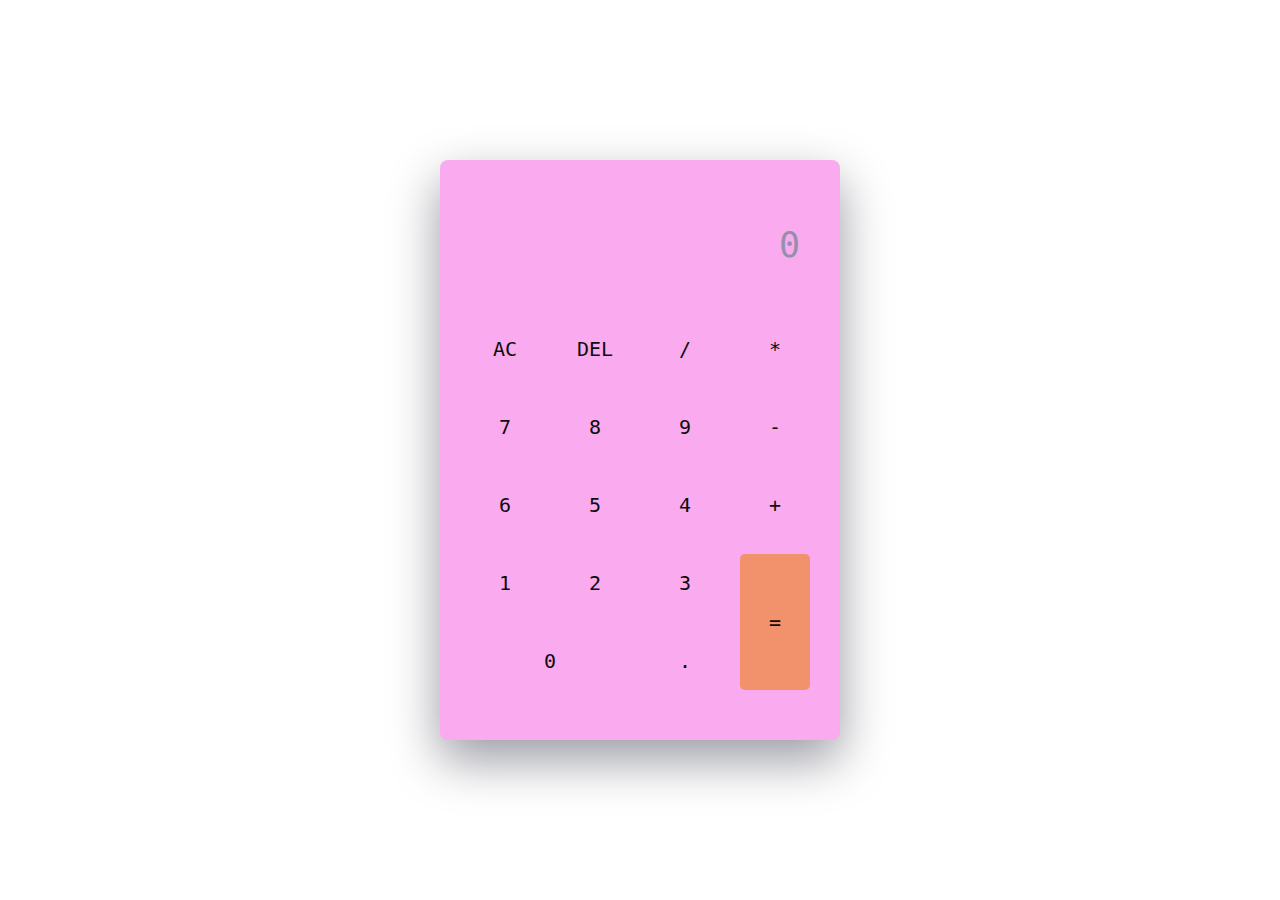
<file: CALCULATOR/index.html>
<!DOCTYPE html>
<html lang="en">
  <head>
    <meta name="viewport" content="width=device-width, initial-scale=1.0" />
    <title>Calculator</title>
    <link rel="stylesheet" href="styles.css" />
  </head>
  <body>
    <div class="calculator">
      <div class="display">
        <input type="text" placeholder="0" id="input" disabled />
      </div>
      <div class="buttons">
        <input type="button" value="AC" id="clear" />
        <input type="button" value="DEL" id="erase" />
        <input type="button" value="/" class="input-button" />
        <input type="button" value="*" class="input-button" />
        <input type="button" value="7" class="input-button" />
        <input type="button" value="8" class="input-button" />
        <input type="button" value="9" class="input-button" />
        <input type="button" value="-" class="input-button" />
        <input type="button" value="6" class="input-button" />
        <input type="button" value="5" class="input-button" />
        <input type="button" value="4" class="input-button" />
        <input type="button" value="+" class="input-button" />
        <input type="button" value="1" class="input-button" />
        <input type="button" value="2" class="input-button" />
        <input type="button" value="3" class="input-button" />
        <input type="button" value="=" id="equal" />
        <input type="button" value="0" class="input-button" />
        <input type="button" value="." class="input-button" />
      </div>
    </div>
    <!-- Script -->
    <script src="calci.js"></script>
  </body>
</html>
</file>
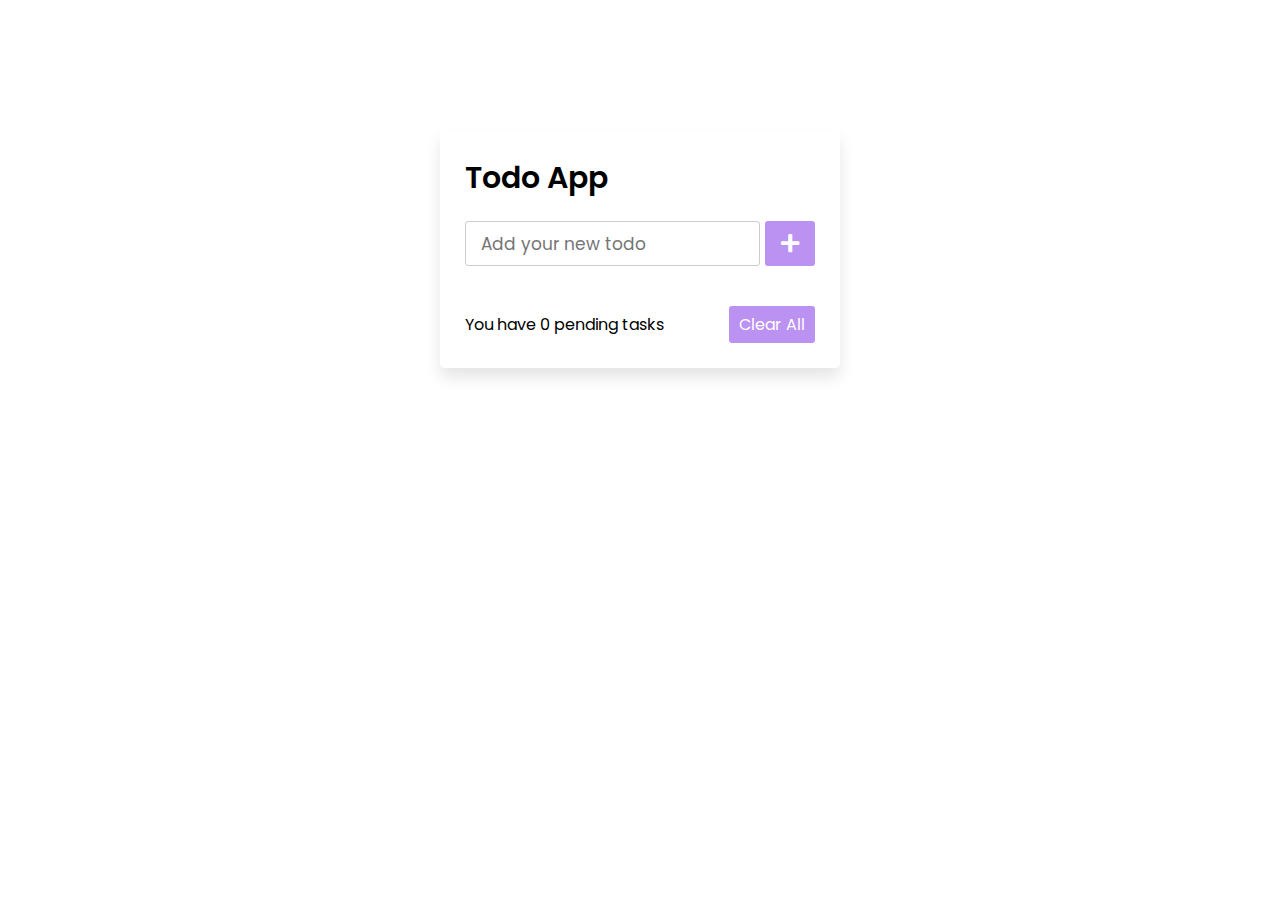
<file: TODO LIST/index.html>
<!DOCTYPE html>
<html lang="en">
<head>
    <meta charset="UTF-8">
    <meta name="viewport" content="width=device-width, initial-scale=1.0">
    <title>Todo WebApp</title>
    <link rel="stylesheet" href="styles.css">
    <link rel="stylesheet" href="https://cdnjs.cloudflare.com/ajax/libs/font-awesome/5.15.3/css/all.min.css"/>
</head>
<body>
  <div class="wrapper">
    <header>Todo App</header>
    <div class="inputField">
      <input type="text" placeholder="Add your new todo">
      <button><i class="fas fa-plus"></i></button>
    </div>
    <ul class="todoList">
    </ul>
    <div class="footer">
      <span>You have <span class="pendingTasks"></span> pending tasks</span>
      <button>Clear All</button>
    </div>
  </div>
  <script src="todo.js"></script>
</body>
</html>
</file>
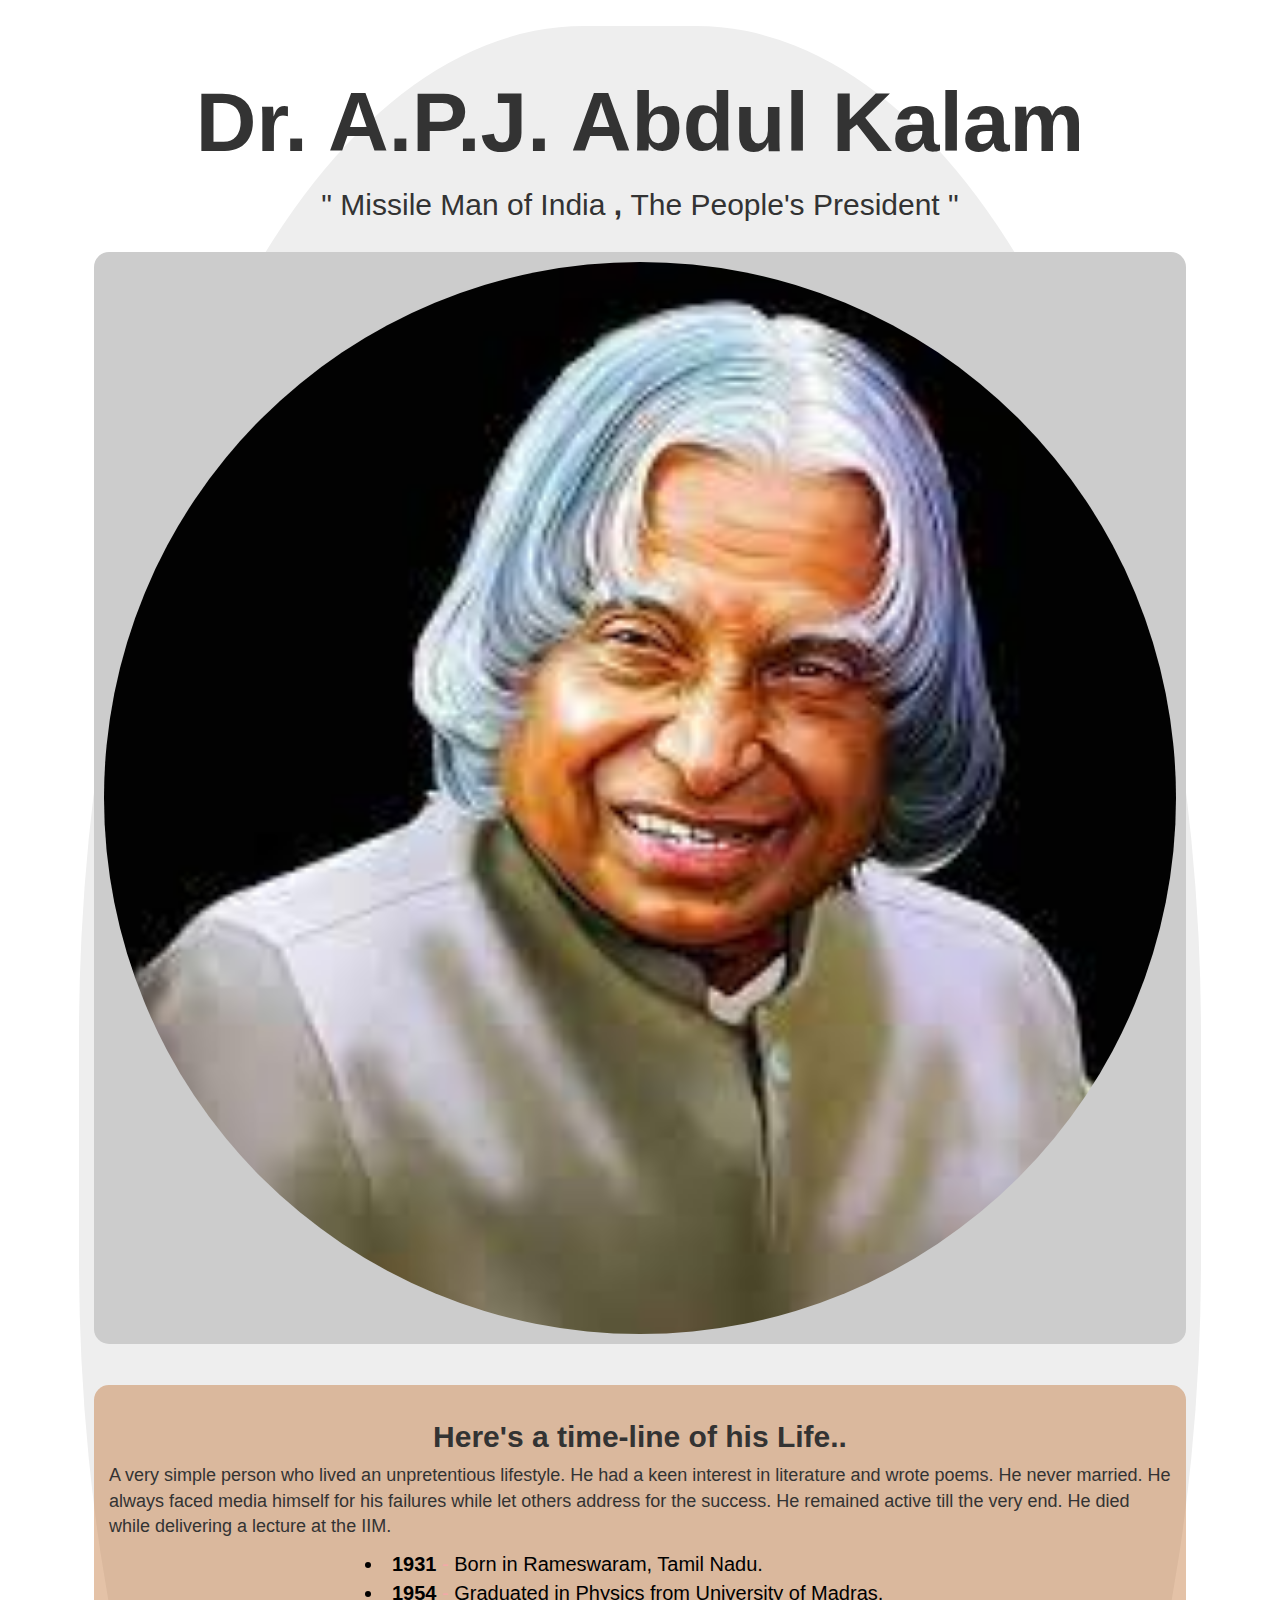
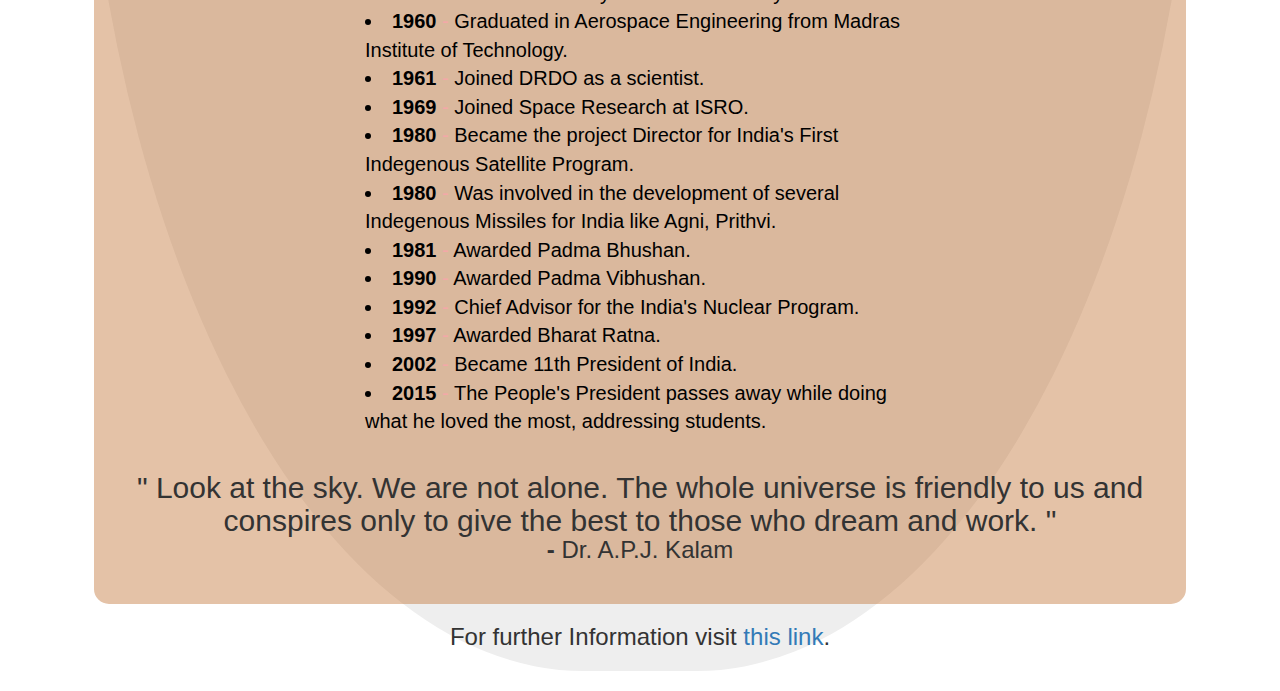
<file: Tribute page/index.html>
<!DOCTYPE html>
<html>
<head>
    <meta charset="UTF-8">
    <meta http-equiv="X-UA-Compatible" content="IE=edge">
    <meta name="viewport" content="width=device-width, initial-scale=1.0">
    <title>Tribute page of Dr.A.P.J.Abdulkalam</title>
    <link rel="stylesheet" href="styles.css">
    <link href="https://maxcdn.bootstrapcdn.com/bootstrap/3.3.7/css/bootstrap.min.css" rel="stylesheet">

</head>
<body>
    <main>
        <div class="container-fluid">
            <div class="base">
        
                <div class="row">
                    <h1 class="text-center head"><strong>Dr. A.P.J. Abdul Kalam</strong></h1>
                    <h2>" Missile Man of India<strong> , </strong>The People's President "</h2>
                    <br>
                </div>
        
                <div class="row cover_image">
                    <img class="img-responsive cover" src="[data-uri]" alt="kalam sir image" />
                </div>
                <hr>
                
                <div class="row content">
                    <h2 class="text-center"><strong>Here's a time-line of his Life..</strong></h2>
                    <p>A very simple person who lived an unpretentious lifestyle. He had a keen interest in literature and wrote poems. He never married. He always faced media himself for his failures while let others address for the success. He remained active till the very end. He died while delivering a lecture at the IIM.</p>
                    
                    <ul>
                        <li><strong>1931</strong>Born in Rameswaram, Tamil Nadu.</li>
                        <li><strong>1954</strong>Graduated in Physics from University of Madras.</li>
                        <li><strong>1960</strong>Graduated in Aerospace Engineering from Madras Institute of Technology.</li>
                        <li><strong>1961</strong>Joined DRDO as a scientist.</li>
                        <li><strong>1969</strong>Joined Space Research at ISRO.</li>
                        <li><strong>1980</strong>Became the project Director for India's First Indegenous Satellite Program.</li>
                        <li><strong>1980</strong>Was involved in the development of several Indegenous Missiles for India like Agni, Prithvi.</li>
                        <li><strong>1981</strong>Awarded Padma Bhushan.</li>
                        <li><strong>1990</strong>Awarded Padma Vibhushan.</li>
                        <li><strong>1992</strong>Chief Advisor for the India's Nuclear Program.</li>
                        <li><strong>1997</strong>Awarded Bharat Ratna.</li>
                        <li><strong>2002</strong>Became 11th President of India.</li>
                        <li><strong>2015</strong>The People's President passes away while doing what he loved the most, addressing students.</li>
                    </ul>
        
                    <br>
                    <h2 class="text-center quotes">" Look at the sky. We are not alone. The whole universe is friendly to us and conspires only to give the best to those who dream and work. "</h2>
                    <h3 class="text-center quotes"><strong>-</strong> Dr. A.P.J. Kalam</h3>
                    <br>
        
                </div>
        
                <h3 class="text-center">For further Information visit <a href="https://en.wikipedia.org/wiki/A._P._J._Abdul_Kalam">this link</a>.</h3>
        
            </div>
        </div>
        </main>
        <br>
</body>
</html>
</file>
<file: CALCULATOR/styles.css>
* {
    padding: 0;
    margin: 0;
    box-sizing: border-box;
    font-family: "Roboto Mono", monospace;
  }
  body {
    height: 100vh;

  }
  .calculator {
    width: 400px;
    background-color: #faaaee;
    padding: 50px 30px;
    position: absolute;
    transform: translate(-50%, -50%);
    top: 50%;
    left: 50%;
    border-radius: 8px;
    box-shadow: 0 20px 50px rgba(0, 5, 24, 0.4);
  }
  .display {
    width: 100%;
  }
  .display input {
    width: 100%;
    padding: 15px 10px;
    text-align: right;
    border: none;
    background-color: transparent;
    color: #ffffff;
    font-size: 35px;
  }
  .display input::placeholder {
    color: #9490ac;
  }
  .buttons {
    display: grid;
    grid-template-columns: repeat(4, 1fr);
    grid-gap: 20px;
    margin-top: 40px;
  }
  .buttons input[type="button"] {
    font-size: 20px;
    padding: 17px;
    border: none;
    background-color: transparent;
    color: #0e0d0d;
    cursor: pointer;
    border-radius: 5px;
  }
  .buttons input[type="button"]:hover {
    box-shadow: 0 8px 25px #799dfa;
  }
  input[type="button"]#equal {
    grid-row: span 2;
    background-color: #f2926c;
  }
  input[type="button"][value="0"] {
    grid-column: span 2;
  }
</file>
<file: TODO LIST/styles.css>
@import url('https://fonts.googleapis.com/css2?family=Poppins:wght@200;300;400;500;600;700&display=swap');
*{
  margin: 0;
  padding: 0;
  box-sizing: border-box;
  font-family: 'Poppins', sans-serif;
}
::selection{
  color: #ffff;
  background: rgb(142, 73, 232);
}
body{
  width: 100%;
  height: 100vh;
  /* overflow: hidden; */
  padding: 10px;
  
}
.wrapper{
  background: #fff;
  max-width: 400px;
  width: 100%;
  margin: 120px auto;
  padding: 25px;
  border-radius: 5px;
  box-shadow: 0px 10px 15px rgba(0,0,0,0.1);
}
.wrapper header{
  font-size: 30px;
  font-weight: 600;
}
.wrapper .inputField{
  margin: 20px 0;
  width: 100%;
  display: flex;
  height: 45px;
}
.inputField input{
  width: 85%;
  height: 100%;
  outline: none;
  border-radius: 3px;
  border: 1px solid #ccc;
  font-size: 17px;
  padding-left: 15px;
  transition: all 0.3s ease;
}
.inputField input:focus{
  border-color: #8E49E8;
}
.inputField button{
  width: 50px;
  height: 100%;
  border: none;
  color: #fff;
  margin-left: 5px;
  font-size: 21px;
  outline: none;
  background: #8E49E8;
  cursor: pointer;
  border-radius: 3px;
  opacity: 0.6;
  pointer-events: none;
  transition: all 0.3s ease;
}
.inputField button:hover,
.footer button:hover{
  background: #721ce3;
}
.inputField button.active{
  opacity: 1;
  pointer-events: auto;
}
.wrapper .todoList{
  max-height: 250px;
  overflow-y: auto;
}
.todoList li{
  position: relative;
  list-style: none;
  margin-bottom: 8px;
  background: #f2f2f2;
  border-radius: 3px;
  padding: 10px 15px;
  cursor: default;
  overflow: hidden;
  word-wrap: break-word;
}
.todoList li .icon{
  position: absolute;
  right: -45px;
  top: 50%;
  transform: translateY(-50%);
  background: #e74c3c;
  width: 45px;
  text-align: center;
  color: #fff;
  padding: 10px 15px;
  border-radius: 0 3px 3px 0;
  cursor: pointer;
  transition: all 0.2s ease;
}
.todoList li:hover .icon{
  right: 0px;
}
.wrapper .footer{
  display: flex;
  width: 100%;
  margin-top: 20px;
  align-items: center;
  justify-content: space-between;
}
.footer button{
  padding: 6px 10px;
  border-radius: 3px;
  border: none;
  outline: none;
  color: #fff;
  font-weight: 400;
  font-size: 16px;
  margin-left: 5px;
  background: #8E49E8;
  cursor: pointer;
  user-select: none;
  opacity: 0.6;
  pointer-events: none;
  transition: all 0.3s ease;
}
.footer button.active{
  opacity: 1;
  pointer-events: auto;
}
</file>
<file: Tribute page/styles.css>
html, body {
	margin: 0;
	padding: 0;
	width: 100%;
	overflow-x: hidden;
}

main {
	padding: 2% 5% 0%;
}

h1.head {
	font-size: 6em;
}

.base {
	border-radius: 45%;
	padding: 30px 30px 10px;
	background-color: #eee;
	text-align: center;
}

.cover_image {
	border-radius: 15px;
	padding: 10px;
	margin: 1px;
	background-color: #ccc;
	text-align: center;
	color: rgb(80, 39, 39);
}

.cover_image .cover {
	border-radius: 50%;
	width: 100%;
	height: auto;
}

.content {
	border-radius: 15px;
	text-align: left;
	background-color: rgba(187, 102, 36, 0.4);
	padding: 15px;
	font-size: 18px;
}

.content ul {
	padding: 0 20vw;
	text-align: left;
	color: #000;
	font-size: 20px;
	font-weight: bold;
	list-style: disc;
	list-style-position: inside;
}

.content ul li {
	font-weight: 100;
}

.content ul li strong:after {
	content: " - ";
	font-weight: 100;
	color: rgb(243, 168, 168);
}

.quotes {
	padding: 0;
	margin: 0;
}
@keyframes heartbeat{0%{transform:scale(.75)}20%{transform:scale(1)}40%{transform:scale(.75)}60%{transform:scale(1)}100%,80%{transform:scale(.75)}}

/*RESPONSIVE STARTS*/
@media (max-width: 1000px){
.content ul {
	padding: 10px;
}	
}

@media (max-width: 800px) {
main {
	padding: 0;
	margin: 0;
}
.base {
	margin: 5px;
}
.content ul {
	padding: 10px;
}

}
</file>
